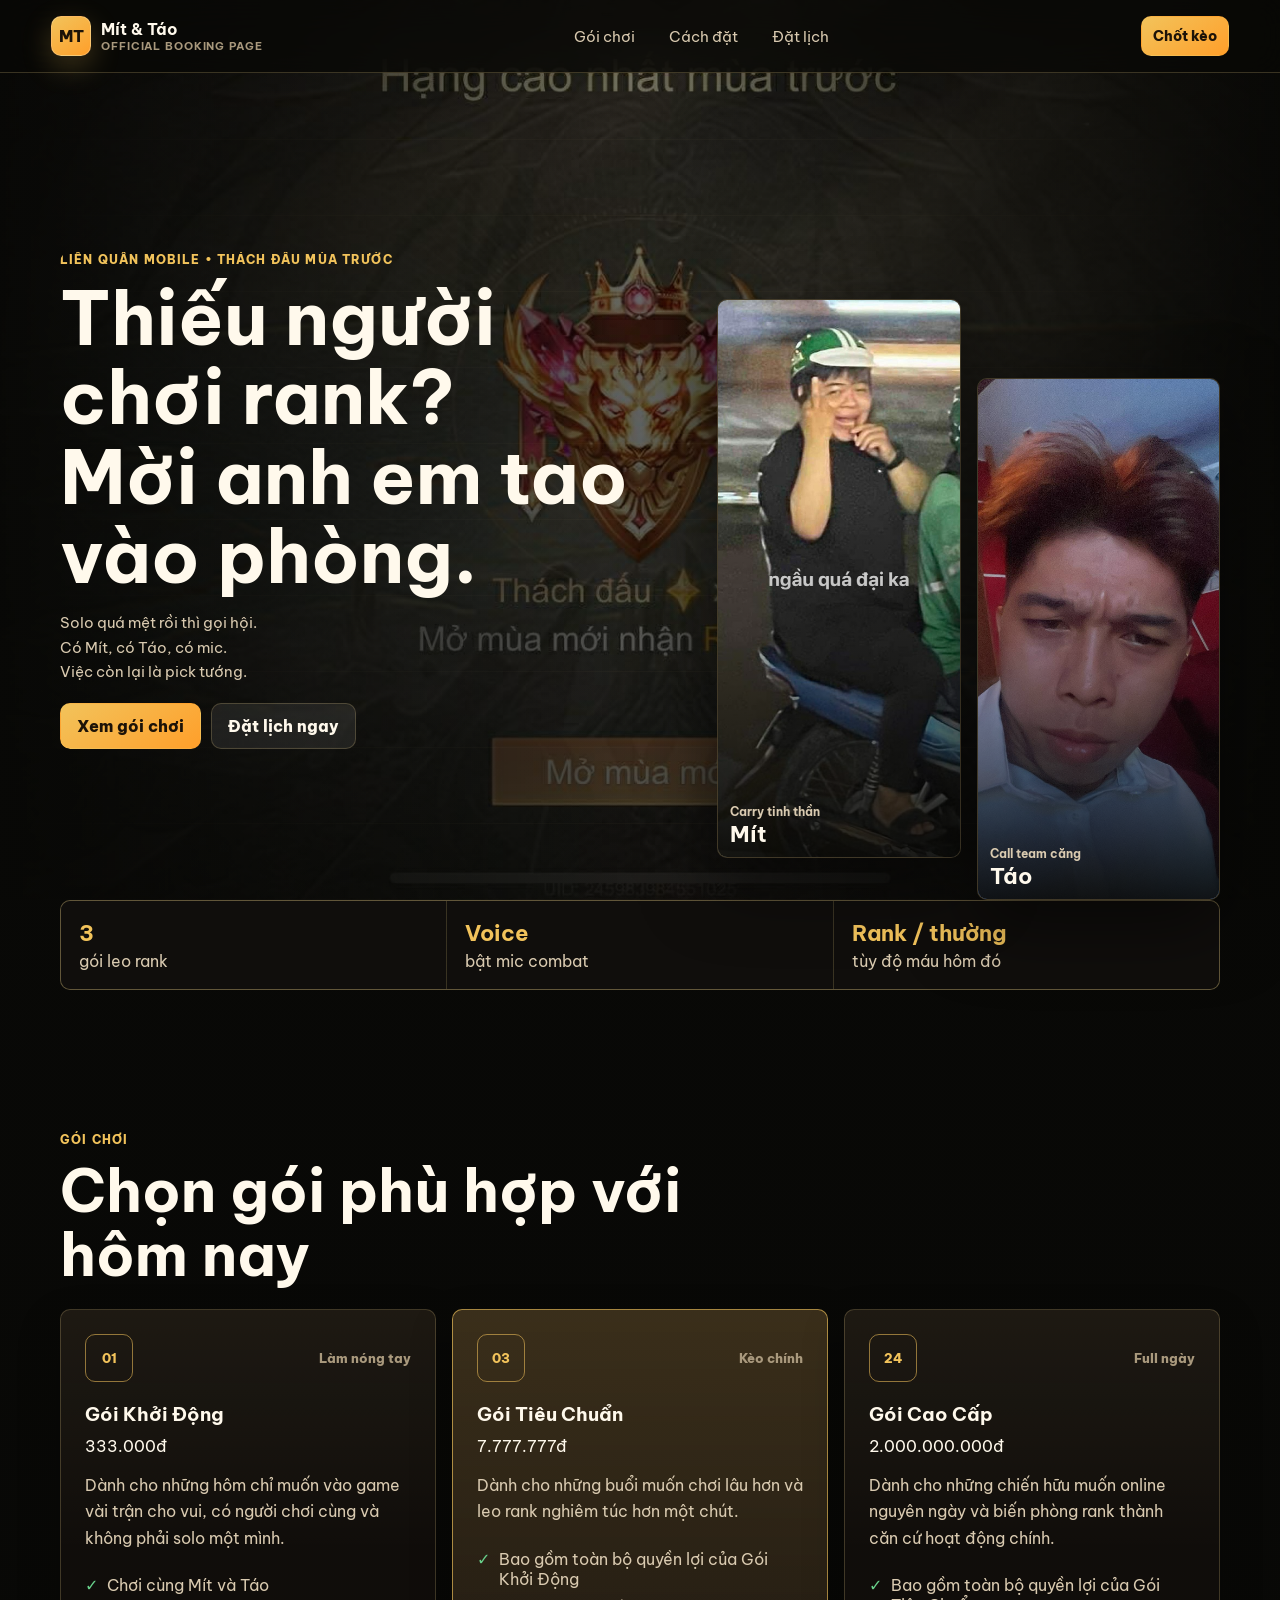
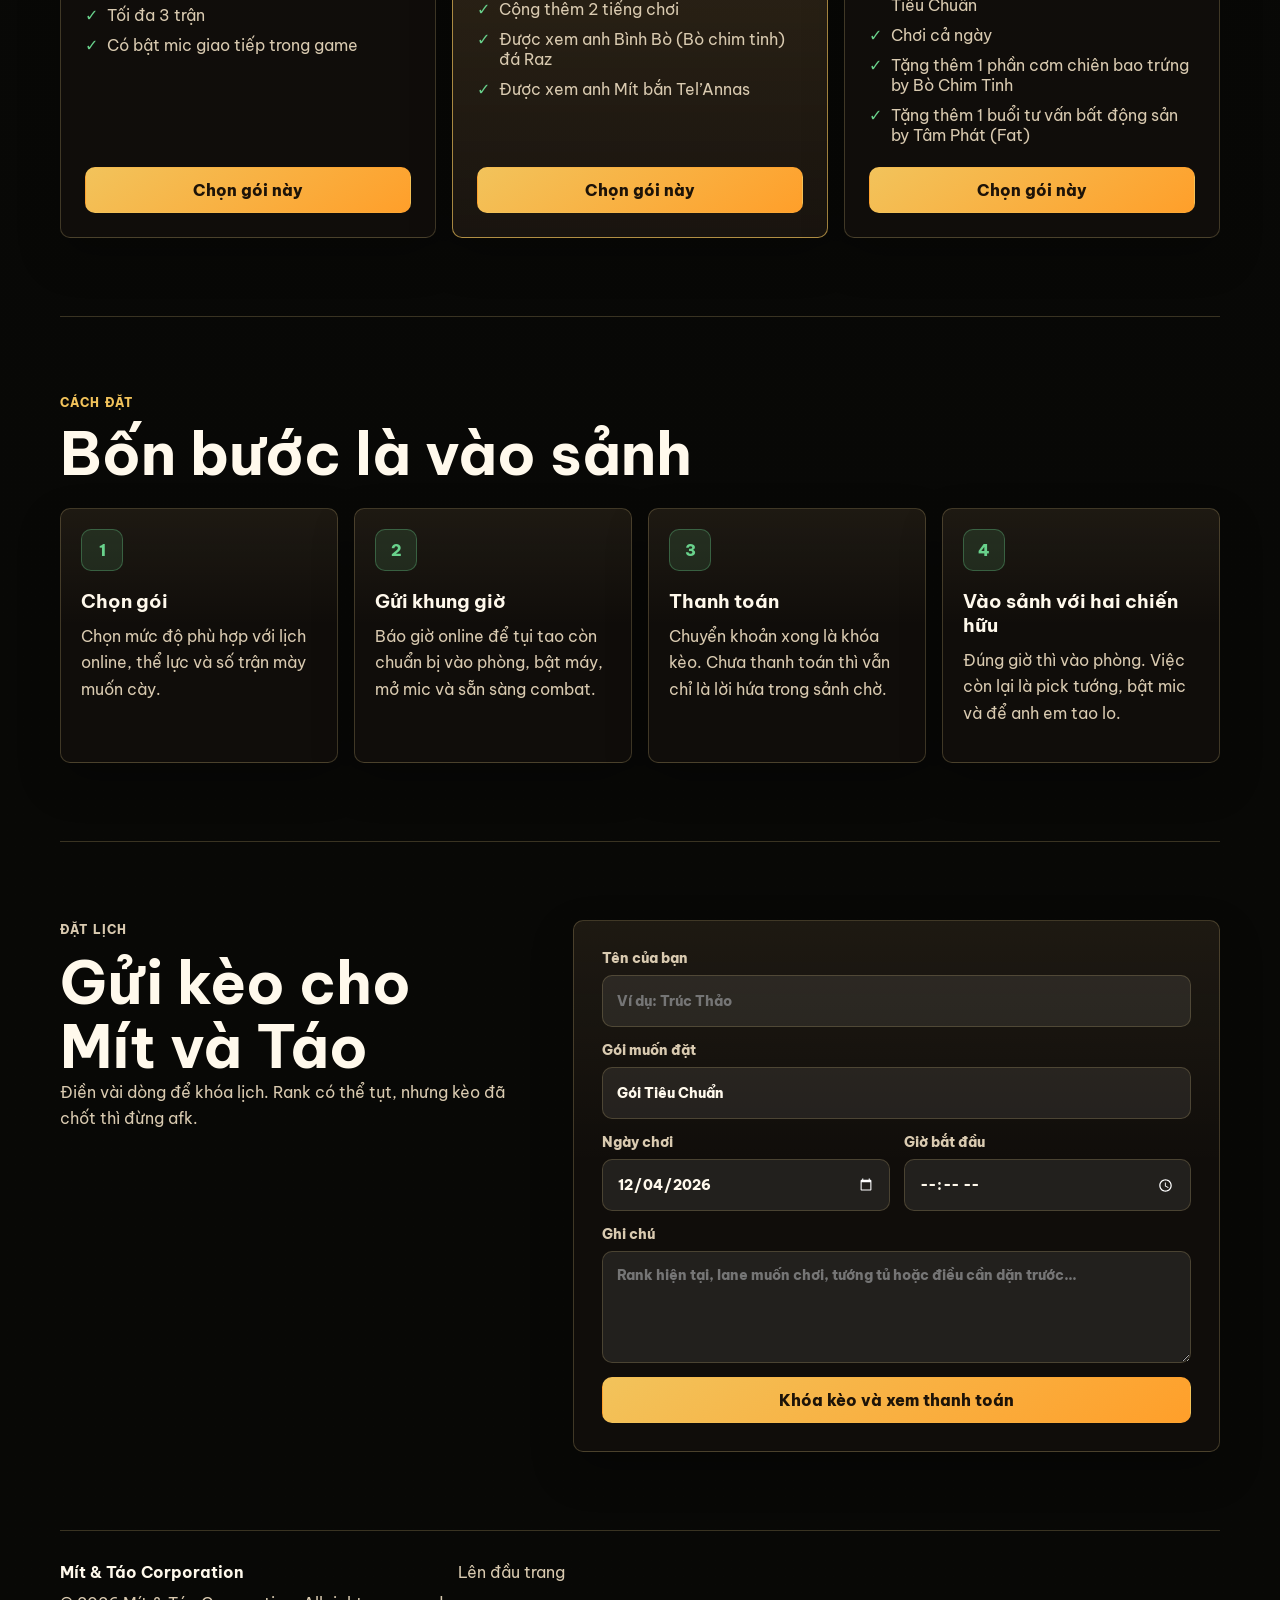
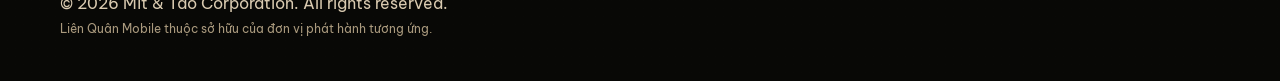
<file: index.html>
<!DOCTYPE html>
<html lang="vi">
  <head>
    <meta charset="UTF-8" />
    <meta name="viewport" content="width=device-width, initial-scale=1.0" />
    <title>Đặt lịch Liên Quân cùng Mít & Táo</title>
    <meta
      name="description"
      content="Landing page đặt lịch chơi Liên Quân cùng Mít và Táo với các gói 1 tiếng, 3 tiếng và 1 ngày."
    />
    <link rel="preconnect" href="https://fonts.googleapis.com" />
    <link rel="preconnect" href="https://fonts.gstatic.com" crossorigin />
    <link
      href="https://fonts.googleapis.com/css2?family=Be+Vietnam+Pro:wght@400;500;600;700;800&display=swap"
      rel="stylesheet"
    />
    <link rel="stylesheet" href="./styles.css" />
  </head>
  <body>
    <header class="site-header">
      <a class="brand" href="#top" aria-label="Mít và Táo">
        <span class="brand-mark">MT</span>
        <span class="brand-copy">
          <strong>Mít & Táo</strong>
          <small>Official booking page</small>
        </span>
      </a>
      <nav class="nav-links" aria-label="Điều hướng chính">
        <a href="#packages">Gói chơi</a>
        <a href="#flow">Cách đặt</a>
        <a href="#booking">Đặt lịch</a>
      </nav>
      <a class="header-cta" href="#booking">Chốt kèo</a>
    </header>

    <main id="top">
      <section class="hero-section">
        <div class="hero-content">
          <div class="hero-panel">
            <p class="eyebrow">Liên Quân Mobile • Thách đấu mùa trước</p>
            <h1>
              <span>Thiếu người</span>
              <span>chơi rank?</span>
              <span>Mời anh em tao</span>
              <span>vào phòng.</span>
            </h1>
            <p class="hero-copy">
              <span>Solo quá mệt rồi thì gọi hội.</span>
              <span>Có Mít, có Táo, có mic.</span>
              <span>Việc còn lại là pick tướng.</span>
            </p>
            <div class="hero-actions">
              <a class="primary-button" href="#packages">Xem gói chơi</a>
              <a class="secondary-button" href="#booking">Đặt lịch ngay</a>
            </div>
          </div>
        </div>

        <div class="duo-showcase" aria-label="Mít và Táo">
          <article class="player-card player-card-mit">
            <img src="./Mít.jpg" alt="Mít" />
            <div>
              <span>Carry tinh thần</span>
              <strong>Mít</strong>
            </div>
          </article>
          <article class="player-card player-card-tao">
            <img src="./Táo.jpg" alt="Táo" />
            <div>
              <span>Call team căng</span>
              <strong>Táo</strong>
            </div>
          </article>
        </div>
      </section>

      <section class="stats-strip" aria-label="Điểm nổi bật">
        <div>
          <strong>3</strong>
          <span>gói leo rank</span>
        </div>
        <div>
          <strong>Voice</strong>
          <span>bật mic combat</span>
        </div>
        <div>
          <strong>Rank / thường</strong>
          <span>tùy độ máu hôm đó</span>
        </div>
      </section>

      <section id="packages" class="section-block">
        <div class="section-heading">
          <p class="eyebrow">Gói chơi</p>
          <h2>Chọn gói phù hợp với hôm nay</h2>
        </div>

        <div class="package-grid">
          <article class="package-card">
            <div class="package-top">
              <span class="package-icon">01</span>
              <p>Làm nóng tay</p>
            </div>
            <h3>Gói Khởi Động</h3>
            <p class="package-price">333.000đ</p>
            <p class="package-desc">
              Dành cho những hôm chỉ muốn vào game vài trận cho vui, có người chơi cùng
              và không phải solo một mình.
            </p>
            <ul>
              <li>Chơi cùng Mít và Táo</li>
              <li>Tối đa 3 trận</li>
              <li>Có bật mic giao tiếp trong game</li>
            </ul>
            <a class="package-button" href="#booking" data-package="Gói Khởi Động">
              Chọn gói này
            </a>
          </article>

          <article class="package-card featured">
            <div class="package-top">
              <span class="package-icon">03</span>
              <p>Kèo chính</p>
            </div>
            <h3>Gói Tiêu Chuẩn</h3>
            <p class="package-price">7.777.777đ</p>
            <p class="package-desc">
              Dành cho những buổi muốn chơi lâu hơn và leo rank nghiêm túc hơn một chút.
            </p>
            <ul>
              <li>Bao gồm toàn bộ quyền lợi của Gói Khởi Động</li>
              <li>Cộng thêm 2 tiếng chơi</li>
              <li>Được xem anh Bình Bò (Bò chim tinh) đá Raz</li>
              <li>Được xem anh Mít bắn Tel’Annas</li>
            </ul>
            <a class="package-button" href="#booking" data-package="Gói Tiêu Chuẩn">
              Chọn gói này
            </a>
          </article>

          <article class="package-card">
            <div class="package-top">
              <span class="package-icon">24</span>
              <p>Full ngày</p>
            </div>
            <h3>Gói Cao Cấp</h3>
            <p class="package-price">2.000.000.000đ</p>
            <p class="package-desc">
              Dành cho những chiến hữu muốn online nguyên ngày và biến phòng rank
              thành căn cứ hoạt động chính.
            </p>
            <ul>
              <li>Bao gồm toàn bộ quyền lợi của Gói Tiêu Chuẩn</li>
              <li>Chơi cả ngày</li>
              <li>Tặng thêm 1 phần cơm chiên bao trứng by Bò Chim Tinh</li>
              <li>Tặng thêm 1 buổi tư vấn bất động sản by Tâm Phát (Fat)</li>
            </ul>
            <a class="package-button" href="#booking" data-package="Gói Cao Cấp">
              Chọn gói này
            </a>
          </article>
        </div>
      </section>

      <section id="flow" class="section-block flow-section">
        <div class="section-heading">
          <p class="eyebrow">Cách đặt</p>
          <h2>Bốn bước là vào sảnh</h2>
        </div>
        <div class="flow-grid">
          <article>
            <span>1</span>
            <h3>Chọn gói</h3>
            <p>Chọn mức độ phù hợp với lịch online, thể lực và số trận mày muốn cày.</p>
          </article>
          <article>
            <span>2</span>
            <h3>Gửi khung giờ</h3>
            <p>Báo giờ online để tụi tao còn chuẩn bị vào phòng, bật máy, mở mic và sẵn sàng combat.</p>
          </article>
          <article>
            <span>3</span>
            <h3>Thanh toán</h3>
            <p>Chuyển khoản xong là khóa kèo. Chưa thanh toán thì vẫn chỉ là lời hứa trong sảnh chờ.</p>
          </article>
          <article>
            <span>4</span>
            <h3>Vào sảnh với hai chiến hữu</h3>
            <p>Đúng giờ thì vào phòng. Việc còn lại là pick tướng, bật mic và để anh em tao lo.</p>
          </article>
        </div>
      </section>

      <section id="booking" class="booking-section">
        <div class="booking-copy">
          <p class="eyebrow">Đặt lịch</p>
          <h2>Gửi kèo cho Mít và Táo</h2>
          <p>
            Điền vài dòng để khóa lịch. Rank có thể tụt, nhưng kèo đã chốt thì đừng afk.
          </p>
        </div>

        <form class="booking-form" id="bookingForm">
          <label>
            Tên của bạn
            <input
              id="playerName"
              name="playerName"
              type="text"
              placeholder="Ví dụ: Trúc Thảo"
              required
            />
          </label>
          <label>
            Gói muốn đặt
            <select id="packageSelect" name="packageSelect" required>
              <option>Gói Khởi Động</option>
              <option selected>Gói Tiêu Chuẩn</option>
              <option>Gói Cao Cấp</option>
            </select>
          </label>
          <div class="form-row">
            <label>
              Ngày chơi
              <input id="playDate" name="playDate" type="date" required />
            </label>
            <label>
              Giờ bắt đầu
              <input id="playTime" name="playTime" type="time" required />
            </label>
          </div>
          <label>
            Ghi chú
            <textarea
              id="note"
              name="note"
              rows="4"
              placeholder="Rank hiện tại, lane muốn chơi, tướng tủ hoặc điều cần dặn trước..."
              required
            ></textarea>
          </label>
          <button class="primary-button full-button" type="submit">Khóa kèo và xem thanh toán</button>
          <output id="bookingMessage" class="booking-message" aria-live="polite"></output>
        </form>
      </section>

      <section id="payment" class="payment-section" aria-live="polite">
        <div class="payment-heading">
          <p class="eyebrow">Thanh toán</p>
          <h2>Chuyển khoản giữ lịch</h2>
          <p>
            Chốt kèo bằng chuyển khoản. Thanh toán xong thì lịch từ “nói vui” chuyển sang “vào phòng thật”.
          </p>
        </div>

        <div class="payment-grid">
          <article class="payment-summary">
            <span class="status-pill">Đang chờ thanh toán</span>
            <h3>Thông tin đặt lịch</h3>
            <dl>
              <div>
                <dt>Người đặt</dt>
                <dd id="paymentName">Chưa có</dd>
              </div>
              <div>
                <dt>Gói</dt>
                <dd id="paymentPackage">Chưa chọn</dd>
              </div>
              <div>
                <dt>Lịch chơi</dt>
                <dd id="paymentSchedule">Chưa chọn</dd>
              </div>
              <div>
                <dt>Số tiền</dt>
                <dd id="paymentAmount">Chờ xác nhận</dd>
              </div>
              <div>
                <dt>Nội dung CK</dt>
                <dd id="paymentContent">MITTAO TEN GOI</dd>
              </div>
            </dl>
            <button class="secondary-button full-button" id="copyPaymentContent" type="button">
              Sao chép nội dung chuyển khoản
            </button>
          </article>

          <div class="payment-methods">
            <article class="pay-card">
              <div class="pay-card-head">
                <span>Bank</span>
                <strong>Ngân hàng</strong>
              </div>
              <div class="qr-frame" aria-label="Mã QR ngân hàng">
                <img class="qr-image" src="./QR Ngân hàng.jpeg" alt="Mã QR chuyển khoản ngân hàng" />
              </div>
              <dl>
                <div>
                  <dt>Ngân hàng</dt>
                  <dd>MB Bank</dd>
                </div>
                <div>
                  <dt>Số tài khoản</dt>
                  <dd>7777 7777 7777</dd>
                </div>
                <div>
                  <dt>Chủ tài khoản</dt>
                  <dd>MIT & TAO CORPORATION</dd>
                </div>
              </dl>
            </article>

            <article class="pay-card momo-card">
              <div class="pay-card-head">
                <span>Momo</span>
                <strong>Ví Momo</strong>
              </div>
              <div class="qr-frame" aria-label="Mã QR Momo">
                <img class="qr-image" src="./QR Momo.jpeg" alt="Mã QR thanh toán Momo" />
              </div>
              <dl>
                <div>
                  <dt>Số Momo</dt>
                  <dd>07.7777.54.84</dd>
                </div>
                <div>
                  <dt>Tên ví</dt>
                  <dd>Mít & Táo</dd>
                </div>
                <div>
                  <dt>Ghi chú</dt>
                  <dd>Dùng đúng nội dung CK ở trên</dd>
                </div>
              </dl>
            </article>
          </div>
        </div>
      </section>
    </main>

    <footer class="site-footer">
      <div>
        <strong>Mít & Táo Corporation</strong>
        <p>© 2026 Mít & Táo Corporation. All rights reserved.</p>
        <small>Liên Quân Mobile thuộc sở hữu của đơn vị phát hành tương ứng.</small>
      </div>
      <a href="#top">Lên đầu trang</a>
    </footer>

    <script src="./app.js"></script>
  </body>
</html>
</file>
<file: styles.css>
:root {
  color-scheme: dark;
  --bg: #090907;
  --surface: rgba(18, 15, 12, 0.84);
  --surface-strong: rgba(25, 20, 15, 0.94);
  --line: rgba(255, 226, 151, 0.2);
  --text: #fff9ec;
  --muted: #d9cab0;
  --soft: #a9997d;
  --gold: #f2c35b;
  --gold-strong: #ff9f2a;
  --red: #d94538;
  --green: #69d28c;
  --shadow: 0 24px 72px rgba(0, 0, 0, 0.5);
  --radius: 10px;
  --mobile-content: min(calc(100vw - 24px), 280px);
}

* {
  box-sizing: border-box;
}

html {
  scroll-behavior: smooth;
  overflow-x: hidden;
}

body {
  margin: 0;
  overflow-x: hidden;
  min-height: 100vh;
  font-family: "Be Vietnam Pro", system-ui, sans-serif;
  color: var(--text);
  background:
    linear-gradient(180deg, rgba(8, 8, 6, 0.22), rgba(8, 8, 6, 0.86) 38%, rgba(8, 8, 6, 1) 68%),
    url("./Ảnh nền liên quân.jpg") center 70px / auto 38vh no-repeat,
    var(--bg);
}

body::before {
  position: fixed;
  inset: 0;
  z-index: -1;
  content: "";
  background:
    linear-gradient(90deg, rgba(8, 8, 6, 0.98), rgba(8, 8, 6, 0.38), rgba(8, 8, 6, 0.98)),
    repeating-linear-gradient(
      0deg,
      rgba(255, 226, 151, 0.045) 0,
      rgba(255, 226, 151, 0.045) 1px,
      transparent 1px,
      transparent 76px
    );
  pointer-events: none;
}

a {
  color: inherit;
  text-decoration: none;
}

button,
input,
select,
textarea {
  font: inherit;
}

.site-header {
  position: sticky;
  top: 0;
  z-index: 10;
  display: flex;
  align-items: center;
  justify-content: space-between;
  gap: 12px;
  padding: 12px 14px;
  border-bottom: 1px solid var(--line);
  background: rgba(8, 8, 6, 0.76);
  backdrop-filter: blur(18px);
}

.brand,
.hero-actions,
.package-top,
.form-row,
.site-footer {
  display: flex;
  align-items: center;
}

.brand {
  gap: 10px;
  min-width: 0;
  max-width: calc(100vw - 116px);
  font-weight: 800;
}

.brand-copy {
  display: grid;
  min-width: 0;
}

.brand-copy strong {
  overflow: hidden;
  text-overflow: ellipsis;
  white-space: nowrap;
}

.brand-copy small {
  display: none;
  color: var(--soft);
  font-size: 0.68rem;
  font-weight: 700;
  letter-spacing: 0.08em;
  text-transform: uppercase;
}

.brand-mark {
  display: grid;
  flex: 0 0 auto;
  place-items: center;
  width: 40px;
  height: 40px;
  border: 1px solid rgba(255, 255, 255, 0.22);
  border-radius: var(--radius);
  background: linear-gradient(145deg, var(--gold), var(--gold-strong));
  color: #1c1207;
  box-shadow: 0 10px 30px rgba(242, 195, 91, 0.24);
}

.nav-links {
  display: none;
}

.header-cta,
.primary-button,
.secondary-button,
.package-button {
  display: inline-flex;
  align-items: center;
  justify-content: center;
  min-height: 46px;
  padding: 0 16px;
  border: 1px solid transparent;
  border-radius: var(--radius);
  font-weight: 800;
  text-align: center;
  cursor: pointer;
  transition:
    transform 160ms ease,
    border-color 160ms ease,
    background 160ms ease;
}

.header-cta,
.primary-button,
.package-button {
  background: linear-gradient(145deg, var(--gold), var(--gold-strong));
  color: #1d1308;
}

.header-cta {
  display: none;
  min-height: 40px;
  padding: 0 11px;
  font-size: 0.88rem;
  white-space: nowrap;
}

.secondary-button {
  border-color: var(--line);
  background: rgba(255, 255, 255, 0.08);
  color: var(--text);
}

.header-cta:hover,
.primary-button:hover,
.secondary-button:hover,
.package-button:hover {
  transform: translateY(-2px);
}

main {
  width: var(--mobile-content);
  margin: 0 auto;
}

.hero-section {
  display: grid;
  grid-template-columns: minmax(0, 1fr);
  gap: 18px;
  min-height: auto;
  padding: 218px 0 28px;
}

.hero-content {
  min-width: 0;
  max-width: 100%;
}

.hero-panel {
  width: var(--mobile-content);
  min-width: 0;
  max-width: 100%;
  overflow: hidden;
  padding: 18px;
  border: 1px solid rgba(255, 226, 151, 0.18);
  border-radius: var(--radius);
  background: rgba(8, 8, 6, 0.82);
  box-shadow: 0 18px 46px rgba(0, 0, 0, 0.36);
  backdrop-filter: blur(14px);
}

.eyebrow {
  margin: 0 0 12px;
  color: var(--gold);
  font-size: 0.72rem;
  font-weight: 800;
  letter-spacing: 0.1em;
  text-transform: uppercase;
}

h1,
h2,
h3,
p {
  margin-top: 0;
}

h1 {
  width: 100%;
  min-width: 0;
  max-width: 780px;
  margin-bottom: 14px;
  font-size: clamp(1.8rem, 7.4vw, 4.6rem);
  line-height: 1.08;
  letter-spacing: 0;
  overflow-wrap: break-word;
  word-break: normal;
}

h1 span {
  display: block;
}

h2 {
  margin-bottom: 0;
  font-size: clamp(1.65rem, 7.3vw, 3.7rem);
  line-height: 1.08;
  letter-spacing: 0;
  overflow-wrap: break-word;
}

h3 {
  margin-bottom: 10px;
  font-size: 1.16rem;
}

.hero-copy {
  width: 100%;
  min-width: 0;
  max-width: calc(100vw - 60px);
  margin-bottom: 18px;
  color: var(--muted);
  font-size: 0.96rem;
  line-height: 1.62;
  overflow-wrap: anywhere;
}

.hero-copy span {
  display: block;
}

.hero-actions {
  display: grid;
  grid-template-columns: 1fr;
  gap: 10px;
}

.duo-showcase {
  display: grid;
  grid-template-columns: repeat(2, minmax(0, 1fr));
  min-width: 0;
  max-width: 100%;
  gap: 10px;
  align-items: end;
}

.player-card {
  position: relative;
  min-width: 0;
  max-width: 100%;
  min-height: 238px;
  overflow: hidden;
  border: 1px solid var(--line);
  border-radius: var(--radius);
  background: var(--surface);
  box-shadow: var(--shadow);
}

.player-card::after {
  position: absolute;
  inset: 0;
  content: "";
  background: linear-gradient(180deg, transparent 36%, rgba(8, 8, 6, 0.92));
}

.player-card img {
  width: 100%;
  min-width: 0;
  max-width: 100%;
  height: 100%;
  min-height: 238px;
  object-fit: cover;
  display: block;
}

.player-card-mit img {
  object-position: 48% 26%;
}

.player-card-tao img {
  object-position: 52% 10%;
}

.player-card div {
  position: absolute;
  right: 12px;
  bottom: 12px;
  left: 12px;
  z-index: 1;
}

.player-card span,
.player-card strong {
  display: block;
}

.player-card span {
  margin-bottom: 4px;
  color: var(--muted);
  font-size: 0.78rem;
  font-weight: 700;
}

.player-card strong {
  font-size: 1.4rem;
  line-height: 1;
}

.stats-strip {
  display: grid;
  grid-template-columns: minmax(0, 1fr);
  gap: 1px;
  margin-bottom: 28px;
  overflow: hidden;
  border: 1px solid var(--line);
  border-radius: var(--radius);
  background: var(--line);
}

.stats-strip div {
  padding: 18px;
  background: rgba(13, 12, 10, 0.9);
}

.stats-strip strong,
.stats-strip span {
  display: block;
}

.stats-strip strong {
  margin-bottom: 4px;
  color: var(--gold);
  font-size: 1.35rem;
}

.stats-strip span {
  color: var(--muted);
}

.section-block {
  padding: 46px 0;
}

.section-heading {
  max-width: 720px;
  margin-bottom: 22px;
}

.package-grid,
.flow-grid {
  display: grid;
  grid-template-columns: minmax(0, 1fr);
  gap: 12px;
}

.package-card,
.flow-grid article,
.booking-form {
  min-width: 0;
  max-width: 100%;
  overflow: hidden;
  border: 1px solid var(--line);
  border-radius: var(--radius);
  background:
    linear-gradient(180deg, rgba(255, 226, 151, 0.06), transparent 46%),
    var(--surface);
  box-shadow: 0 18px 42px rgba(0, 0, 0, 0.26);
}

.package-card {
  display: flex;
  flex-direction: column;
  min-height: 0;
  padding: 20px;
}

.package-card.featured {
  border-color: rgba(242, 195, 91, 0.65);
  background:
    linear-gradient(180deg, rgba(242, 195, 91, 0.16), rgba(25, 20, 15, 0.95)),
    var(--surface-strong);
}

.package-top {
  justify-content: space-between;
  gap: 12px;
  margin-bottom: 20px;
  color: var(--soft);
  font-size: 0.82rem;
  font-weight: 800;
}

.package-top p {
  margin-bottom: 0;
}

.package-icon {
  display: grid;
  place-items: center;
  width: 48px;
  height: 48px;
  border: 1px solid rgba(242, 195, 91, 0.56);
  border-radius: var(--radius);
  color: var(--gold);
}

.package-desc,
.flow-grid p,
.booking-copy p,
.site-footer {
  color: var(--muted);
  line-height: 1.65;
}

.package-card ul {
  display: grid;
  gap: 10px;
  margin: 8px 0 22px;
  padding: 0;
  list-style: none;
  color: var(--muted);
}

.package-card li {
  position: relative;
  padding-left: 22px;
}

.package-card li::before {
  position: absolute;
  left: 0;
  color: var(--green);
  content: "✓";
}

.package-button {
  width: 100%;
  margin-top: auto;
}

.flow-section {
  border-top: 1px solid var(--line);
  border-bottom: 1px solid var(--line);
}

.flow-grid article {
  padding: 20px;
}

.flow-grid span {
  display: grid;
  place-items: center;
  width: 42px;
  height: 42px;
  margin-bottom: 18px;
  border: 1px solid rgba(105, 210, 140, 0.32);
  border-radius: var(--radius);
  background: rgba(105, 210, 140, 0.12);
  color: var(--green);
  font-weight: 800;
}

.booking-section {
  display: grid;
  gap: 18px;
  padding: 46px 0;
}

.booking-form {
  display: grid;
  grid-template-columns: minmax(0, 1fr);
  gap: 14px;
  width: 100%;
  padding: 16px;
}

.booking-form label {
  display: grid;
  gap: 8px;
  color: var(--muted);
  font-size: 0.88rem;
  font-weight: 800;
}

.form-row {
  display: grid;
  grid-template-columns: minmax(0, 1fr);
  align-items: stretch;
  gap: 14px;
  width: 100%;
}

input,
select,
textarea {
  display: block;
  width: 100%;
  max-width: 100%;
  border: 1px solid rgba(255, 226, 151, 0.18);
  border-radius: var(--radius);
  background: rgba(255, 255, 255, 0.08);
  color: var(--text);
  outline: none;
  appearance: none;
}

input,
select {
  height: 52px;
  padding: 0 14px;
}

textarea {
  min-height: 112px;
  resize: vertical;
  padding: 14px;
}

select option {
  color: #1d1308;
}

input:focus,
select:focus,
textarea:focus {
  border-color: var(--gold);
  box-shadow: 0 0 0 3px rgba(242, 195, 91, 0.14);
}

.full-button {
  width: 100%;
}

.booking-message {
  display: none;
  padding: 14px;
  border: 1px solid rgba(105, 210, 140, 0.38);
  border-radius: var(--radius);
  background: rgba(105, 210, 140, 0.12);
  color: var(--text);
  line-height: 1.65;
  white-space: pre-wrap;
}

.booking-message.is-visible {
  display: block;
}

.payment-section {
  display: none;
  padding: 14px 0 56px;
}

.payment-section.is-visible,
.payment-section:target {
  display: block;
}

.payment-heading {
  margin-bottom: 18px;
}

.payment-heading p {
  color: var(--muted);
  line-height: 1.65;
}

.payment-grid,
.payment-methods {
  display: grid;
  grid-template-columns: minmax(0, 1fr);
  gap: 14px;
}

.payment-summary,
.pay-card {
  min-width: 0;
  overflow: hidden;
  border: 1px solid var(--line);
  border-radius: var(--radius);
  background:
    linear-gradient(180deg, rgba(242, 195, 91, 0.12), rgba(12, 10, 8, 0.9)),
    var(--surface);
  box-shadow: 0 18px 42px rgba(0, 0, 0, 0.28);
}

.payment-summary {
  padding: 18px;
}

.status-pill {
  display: inline-flex;
  align-items: center;
  min-height: 30px;
  margin-bottom: 16px;
  padding: 0 10px;
  border: 1px solid rgba(242, 195, 91, 0.36);
  border-radius: 999px;
  background: rgba(242, 195, 91, 0.12);
  color: var(--gold);
  font-size: 0.78rem;
  font-weight: 800;
}

.payment-summary dl,
.pay-card dl {
  display: grid;
  gap: 10px;
  margin: 0 0 18px;
}

.payment-summary dl div,
.pay-card dl div {
  display: grid;
  gap: 4px;
  padding: 12px;
  border: 1px solid rgba(255, 226, 151, 0.12);
  border-radius: var(--radius);
  background: rgba(255, 255, 255, 0.045);
}

dt {
  color: var(--soft);
  font-size: 0.76rem;
  font-weight: 800;
  letter-spacing: 0.08em;
  text-transform: uppercase;
}

dd {
  margin: 0;
  color: var(--text);
  font-weight: 800;
  overflow-wrap: anywhere;
}

.pay-card {
  padding: 16px;
}

.pay-card-head {
  display: flex;
  align-items: center;
  justify-content: space-between;
  gap: 12px;
  margin-bottom: 14px;
}

.pay-card-head span {
  display: grid;
  place-items: center;
  min-width: 54px;
  height: 38px;
  border: 1px solid rgba(242, 195, 91, 0.42);
  border-radius: var(--radius);
  color: var(--gold);
  font-size: 0.82rem;
  font-weight: 900;
  text-transform: uppercase;
}

.pay-card-head strong {
  font-size: 1.2rem;
}

.qr-frame {
  display: grid;
  place-items: center;
  margin-bottom: 14px;
  padding: 10px;
  border: 1px solid rgba(255, 226, 151, 0.16);
  border-radius: var(--radius);
  background: linear-gradient(135deg, rgba(255, 249, 236, 0.96), rgba(242, 195, 91, 0.82));
}

.qr-image {
  display: block;
  width: 100%;
  max-width: 230px;
  max-height: 250px;
  border-radius: calc(var(--radius) - 2px);
  object-fit: contain;
  background: #fff9ec;
}

.site-footer {
  flex-direction: column;
  align-items: stretch;
  gap: 10px;
  width: var(--mobile-content);
  margin: 0 auto;
  padding: 28px 0 42px;
  border-top: 1px solid var(--line);
}

.site-footer p {
  margin: 4px 0;
}

.site-footer strong {
  display: block;
  color: var(--text);
}

.site-footer small {
  display: block;
  color: var(--soft);
  font-size: 0.78rem;
  line-height: 1.5;
}

@media (min-width: 640px) {
  main,
  .site-footer {
    width: min(1160px, calc(100% - 28px));
  }

  .hero-panel {
    width: auto;
  }

  body {
    background:
      linear-gradient(180deg, rgba(8, 8, 6, 0.28), rgba(8, 8, 6, 0.98) 68%),
      url("./Ảnh nền liên quân.jpg") center top / cover no-repeat fixed,
      var(--bg);
  }

  .hero-actions {
    display: flex;
    flex-wrap: wrap;
  }

  .stats-strip {
    grid-template-columns: repeat(3, 1fr);
  }

  .site-footer {
    flex-direction: row;
  }

  .form-row {
    grid-template-columns: repeat(2, minmax(0, 1fr));
  }

  .payment-methods {
    grid-template-columns: repeat(2, minmax(0, 1fr));
  }
}

@media (max-width: 380px) {
  .site-header {
    gap: 8px;
    padding-inline: 10px;
  }

  .brand-mark {
    width: 36px;
    height: 36px;
  }

  .brand {
    max-width: calc(100vw - 104px);
  }

  .brand-copy strong {
    font-size: 0.92rem;
  }

  .header-cta {
    min-height: 38px;
    padding-inline: 10px;
    font-size: 0.82rem;
  }

  main,
  .site-footer {
    width: min(1160px, calc(100% - 20px));
  }

  .hero-panel {
    padding: 16px;
  }

  h1 {
    font-size: clamp(1.85rem, 9vw, 3.2rem);
  }

  .duo-showcase {
    gap: 8px;
  }

  .player-card,
  .player-card img {
    min-height: 218px;
  }
}

@media (min-width: 920px) {
  .site-header {
    padding: 16px clamp(24px, 4vw, 64px);
  }

  .nav-links {
    display: flex;
    align-items: center;
    gap: clamp(14px, 3vw, 34px);
    color: var(--muted);
    font-size: 0.92rem;
  }

  .nav-links a:hover {
    color: var(--text);
  }

  .brand-copy small {
    display: block;
  }

  .header-cta {
    display: inline-flex;
  }

  .hero-section {
    grid-template-columns: minmax(0, 0.92fr) minmax(390px, 0.78fr);
    gap: clamp(28px, 5vw, 70px);
    min-height: calc(100vh - 73px);
    padding: 70px 0 42px;
  }

  .hero-content {
    display: grid;
    align-content: center;
  }

  .hero-panel {
    width: auto;
    padding: 0;
    border: none;
    background: transparent;
    box-shadow: none;
    backdrop-filter: none;
  }

  .hero-copy {
    max-width: 680px;
  }

  .duo-showcase {
    gap: 16px;
  }

  .player-card {
    min-height: 520px;
  }

  .player-card-tao {
    transform: translateY(42px);
  }

  .player-card img {
    min-height: 520px;
  }

  .stats-strip {
    margin-bottom: 64px;
  }

  .section-block {
    padding: 78px 0;
  }

  .package-grid {
    grid-template-columns: repeat(3, 1fr);
    gap: 16px;
  }

  .flow-grid {
    grid-template-columns: repeat(4, minmax(0, 1fr));
    gap: 16px;
  }

  .package-card {
    min-height: 400px;
    padding: 24px;
  }

  .booking-section {
    grid-template-columns: 0.82fr 1.18fr;
    gap: clamp(28px, 5vw, 64px);
    align-items: start;
    padding: 78px 0;
  }

  .booking-copy {
    position: sticky;
    top: 104px;
  }

  .booking-form {
    padding: 28px;
  }

  .payment-section {
    padding: 10px 0 84px;
  }

  .payment-grid {
    grid-template-columns: 0.78fr 1.22fr;
    gap: 18px;
    align-items: start;
  }

  .payment-summary,
  .pay-card {
    padding: 24px;
  }
}
</file>
